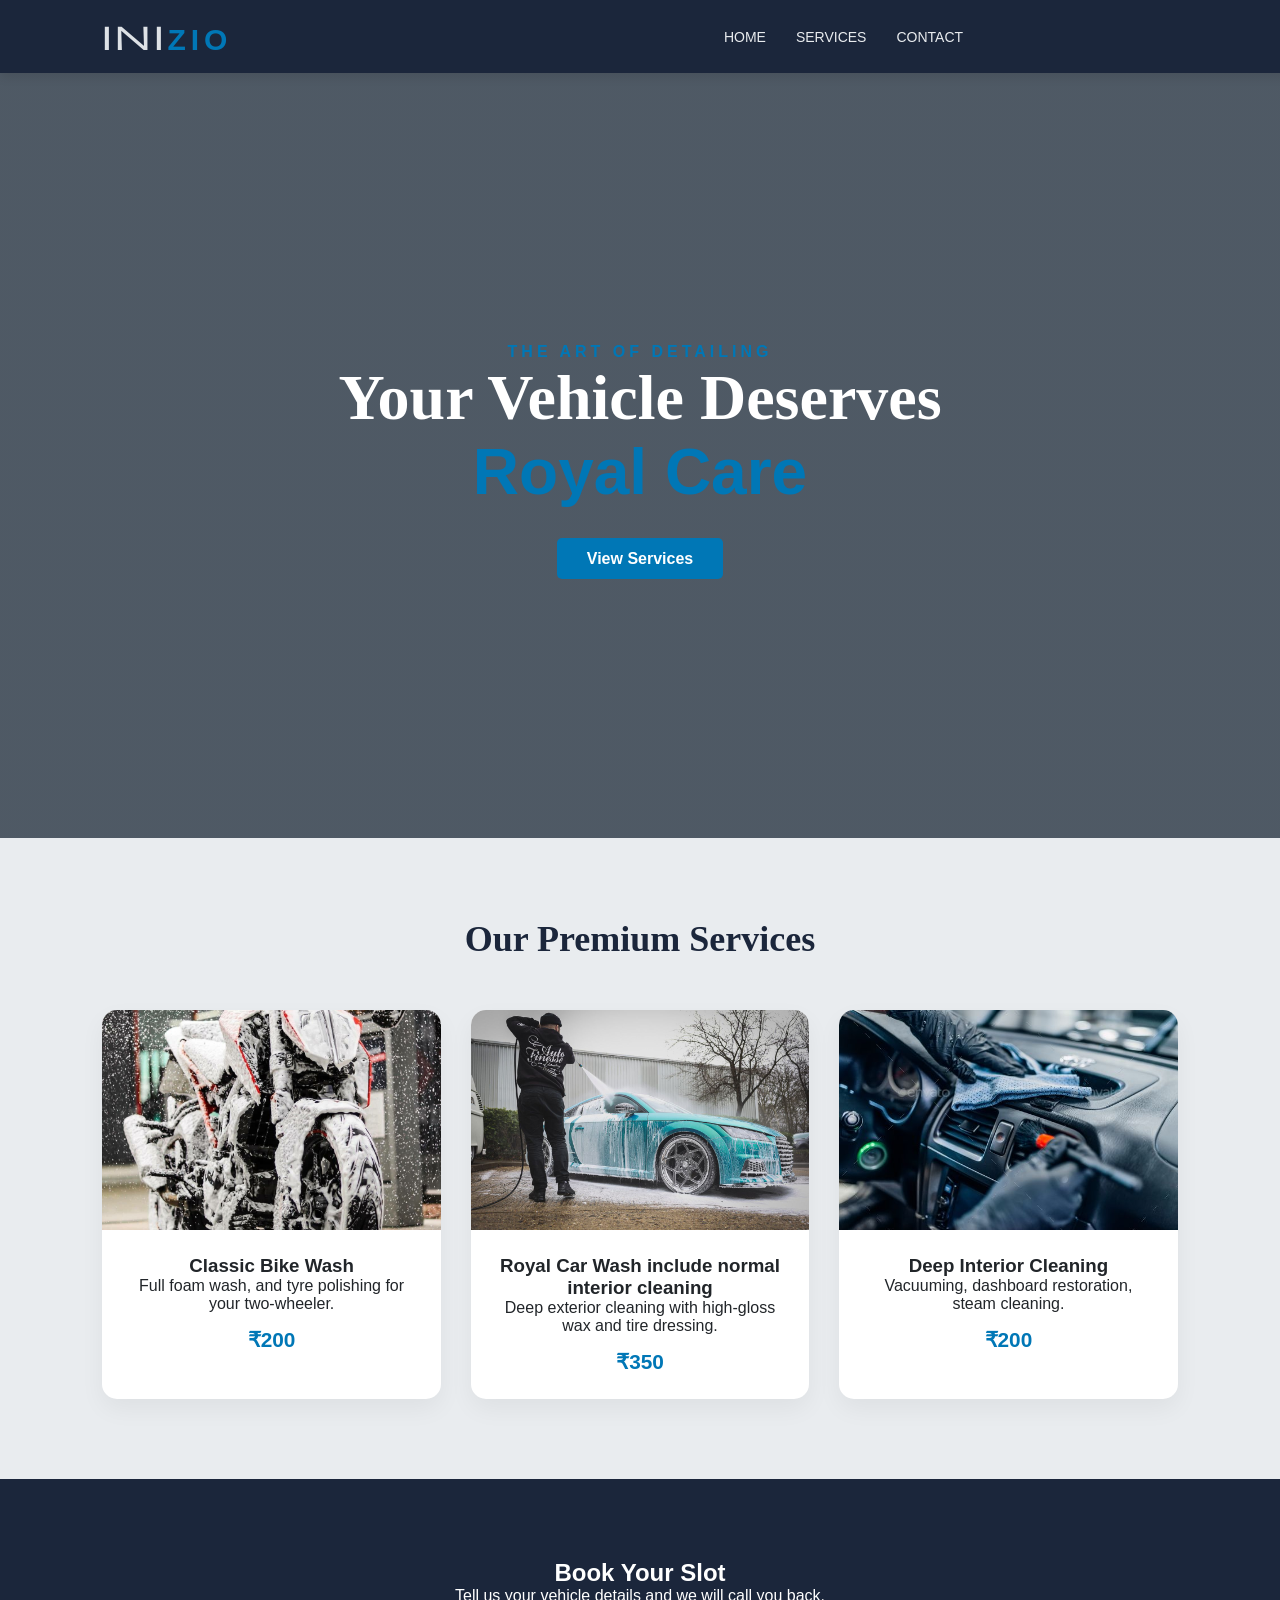
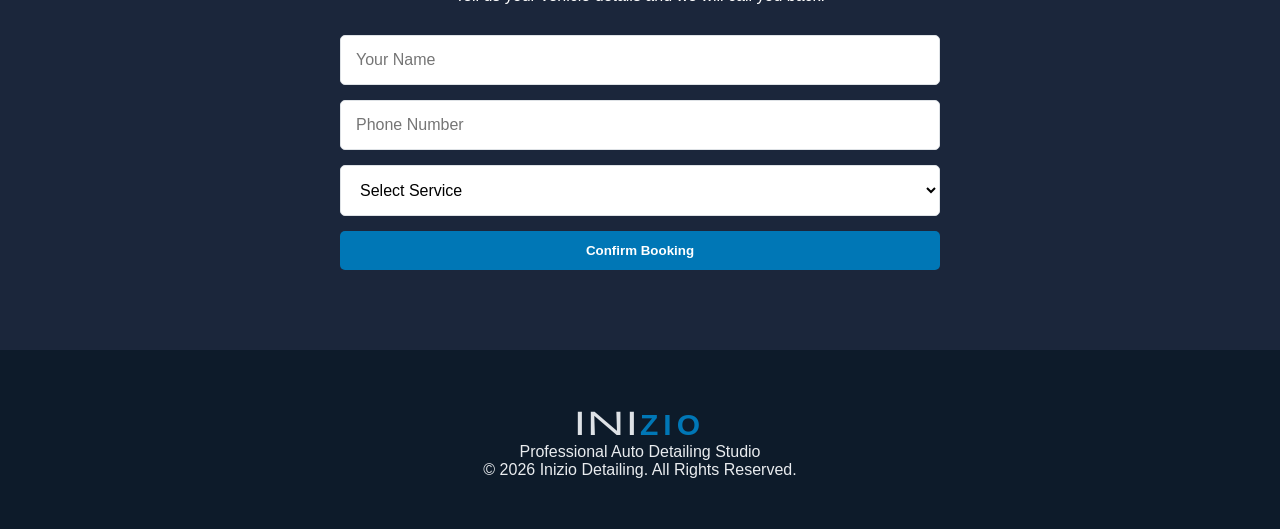
<file: index.html>
<!DOCTYPE html>
<html lang="en">
<head>
    <link rel="stylesheet" href="https://cdnjs.cloudflare.com/ajax/libs/font-awesome/6.5.1/css/all.min.css">

    <title>INIZIO WASH | Car & Bike Wash Service</title>

<meta name="description" content="Professional car and bike wash service by INIZIO WASH. Doorstep cleaning, interior & exterior wash.">

<meta name="robots" content="index, follow">

    <meta charset="UTF-8">
    <meta name="viewport" content="width=device-width, initial-scale=1.0">
    <title>INIZIO | Premium Car & Bike Spa</title>
    <link rel="stylesheet" href="style.css">
   <link href="https://fonts.googleapis.com/css2?family=Michroma&display=swap" rel="stylesheet">
   <title>INIZIO WASH – Premium Car & Bike Wash Service Near You</title>

<meta name="google-site-verification" content="r8Vh-QV-bBfyr1VrfVzzOeU2QSpu-hm-eeE9E_0pHeU" />
</head>
<body>

    <nav class="headder">
        <a class="logooo" href="#home"><div  class="logo">INI<span>ZIO</span></div></a>
        <ul class="nav-links">
            <li><a href="#home">Home</a></li>
            <li><a href="#services">Services</a></li>
            <li><a href="#contact">Contact</a></li>
        </ul>
        <div class="social-icons">
    <a href="https://wa.me/919645141508" target="_blank" class="whatsapp">
        <i class="fab fa-whatsapp"></i>
    </a>
    <a href="https://www.instagram.com/sinaneeeh__/?hl=en" target="_blank" class="instagram">
        <i class="fab fa-instagram"></i>
        
    </a>
    <a href="https://www.youtube.com" target="_blank" class="youtube">
        <i class="fab fa-youtube"></i>
    </a>
</div>

        <!-- <a href="https://wa.me/919645141508" class="btn-whatsapp">WhatsApp Us</a> -->
    </nav>

    <header id="home" class="hero">
        <div class="hero-content">
            <p class="tagline">The Art of Detailing</p>
            <h1>Your Vehicle Deserves <br><span>Royal Care</span></h1>
            <div class="hero-btns">
                <a href="#services" class="btn-main">View Services</a>
            </div>
        </div>
    </header>

    <section id="services" class="services">
        <h2 class="section-title">Our Premium Services</h2>
        <div class="service-grid">
            <div class="s-card">
                <div class="s-img bike-img"></div>
                <div class="s-info">
                    <h3>Classic Bike Wash</h3>
                    <p>Full foam wash,  and tyre polishing for your two-wheeler.</p>
                    <span class="price"> ₹200</span>
                </div>
            </div>

            <div class="s-card">
                <div class="s-img car-img"></div>
                <div class="s-info">
                    <h3>Royal Car Wash include normal interior cleaning</h3>
                    <p>Deep exterior cleaning with high-gloss wax and tire dressing.</p>
                    <span class="price"> ₹350</span>
                </div>
            </div>

            <div class="s-card">
                <div class="s-img interior-img"></div>
                <div class="s-info">
                    <h3>Deep Interior Cleaning</h3>
                    <p>Vacuuming, dashboard restoration, steam cleaning.</p>
                    <span class="price"> ₹200</span>
                </div>
            </div>
        </div>
    </section>

   <section id="contact" class="contact">
    <div class="contact-container">
        <h2>Book Your Slot</h2>
        <p>Tell us your vehicle details and we will call you back.</p>
        
        <form id="bookingForm">
            <input type="text" id="userName" placeholder="Your Name" required>
            <input type="tel" id="userPhone" placeholder="Phone Number" required>
            <select id="serviceType" required>
                <option value="" disabled selected>Select Service</option>
                <option value="Bike Spa">Bike Spa</option>
                <option value="Car Wash">Car Wash</option>
                <option value="Interior Cleaning">Interior Cleaning</option>
            </select>
            <button type="submit" class="btn-main">Confirm Booking</button>
        </form>
    </div>
</section>

    <footer>
        <div class="footer-content">
            <div class="logo">INI<span>ZIO</span></div>
            <p>Professional Auto Detailing Studio</p>
            <p>&copy; 2026 Inizio Detailing. All Rights Reserved.</p>
        </div>
    </footer>

    <script src="script.js"></script>
</body>
</html>
</file>
<file: style.css>
:root {
    --primary-blue: #1b263b;
    --accent-blue: #415a77;
    --highlight-blue: #0077b6;
    --light-gray: #e9ecef;
    --white: #ffffff;
    --text-main: #212529;
}

* {
    margin: 0; padding: 0; box-sizing: border-box;
    font-family: 'Poppins', sans-serif;
    scroll-behavior: smooth;
}

body { background-color: var(--light-gray); color: var(--text-main); }

nav {
    display: flex; justify-content: space-between; align-items: center;
    padding: 15px 8%; background: var(--primary-blue);
    position: sticky; top: 0; z-index: 1000; box-shadow: 0 4px 10px rgba(0,0,0,0.1);width: 187vh;
}
/* Service Card Images */
.bike-img {
    background-image: url('bi.jpg');
}
.logooo{
    text-decoration: none;
}
.social-icons {
    display: flex;
    gap: 15px;
}

.social-icons a {
    width: 32px;
    height: 32px;
    background: wheat;
    color: var(--primary-blue);
    display: flex;
    align-items: center;
    justify-content: center;
    border-radius: 50%;
    font-size: 18px;
    transition: 0.5s ease-in-out;
    text-decoration: none;
}

.social-icons a:hover {
    transform:scale(1.1);
}

/* Brand colors on hover */
.social-icons .whatsapp:hover {
    background: #25D366;
    color: white;
}

.social-icons .instagram:hover {
    background: linear-gradient(45deg, #f09433, #e6683c, #dc2743, #cc2366, #bc1888);
    color: white;
}

.social-icons .youtube:hover {
    background: #FF0000;
    color: white;
}

.car-img {
    background-image: url('ex.jpg');
}

.interior-img {
    background-image: url('in.jpg');
}
/* .logo { font-family: 'Playfair Display', serif; font-size: 30px; font-weight: bold; color: var(--white); letter-spacing: 2px; } */
.logo span { color: var(--highlight-blue); }
.logo { 
    font-family: 'Michroma', sans-serif;
    font-size: 30px;
    letter-spacing: 5px;
    font-weight: bold;
    text-transform: uppercase;
    color: #dee2e6;
}
.nav-links { list-style: none; display: flex; }
.nav-links li { margin: 0 15px; }
.nav-links a { text-decoration: none; color: var(--light-gray); font-size: 14px; text-transform: uppercase; }

.hero {
    height: 85vh;
    background: linear-gradient(rgba(13, 27, 42, 0.7), rgba(13, 27, 42, 0.7)), 
                url('https://images.unsplash.com/photo-1520340356584-f9917d1eea6f?auto=format&fit=crop&w=1500&q=80');
    background-size: cover; background-position: center;
    display: flex; align-items: center; justify-content: center; text-align: center; color: white;
}
.hero-btns{margin-top: 40px;}
.hero h1 { font-family: 'Playfair Display', serif; font-size: 4rem; }
.hero h1 span { color: var(--highlight-blue); }
.tagline { color: var(--highlight-blue); letter-spacing: 4px; text-transform: uppercase; font-weight: bold; }

.btn-main {
    background: var(--highlight-blue); color: var(--white); padding: 12px 30px;
    border-radius: 5px; text-decoration: none; font-weight: bold; border: none; cursor: pointer; transition: 0.3s;
    
}
.btn-main:hover { background: var(--white); color: var(--highlight-blue); }

.btn-whatsapp { background:#BA8E23; color: rgb(0, 0, 0); padding: 10px 20px; text-decoration: none; border-radius: 5px; font-weight: bold; }
.btn-whatsapp:hover{background-color: #ddd; transition: 0.4s ease-in-out; color: #0d1b2a;}
.services { padding: 80px 8%; text-align: center; }
.section-title { font-family: 'Playfair Display', serif; font-size: 36px; margin-bottom: 50px; color: var(--primary-blue); }

.service-grid { display: grid; grid-template-columns: repeat(auto-fit, minmax(300px, 1fr)); gap: 30px; }
.s-card { background: var(--white); border-radius: 15px; overflow: hidden; box-shadow: 0 10px 25px rgba(0,0,0,0.05); transition: 0.3s; }
.s-card:hover { transform: translateY(-10px); }

.s-img { height: 220px; background-size: cover; background-position: center; background-color: #ddd; }

.s-info { padding: 25px; }
.price {  display: block; margin-top: 15px; font-weight: bold; color: var(--highlight-blue); font-size: 1.3rem; }

.contact { padding: 80px 8%; background: var(--primary-blue); color: white; text-align: center; }
.contact-container { max-width: 600px; margin: 0 auto; }

form { margin-top: 30px; display: flex; flex-direction: column; gap: 15px; }
form input, form select { 
    padding: 15px; border-radius: 5px; border: 1px solid #dee2e6; 
    font-size: 16px; outline: none;
}
form select { background-color: white; cursor: pointer; }

footer { padding: 50px; text-align: center; background: #0d1b2a; color: var(--light-gray); }
</file>
